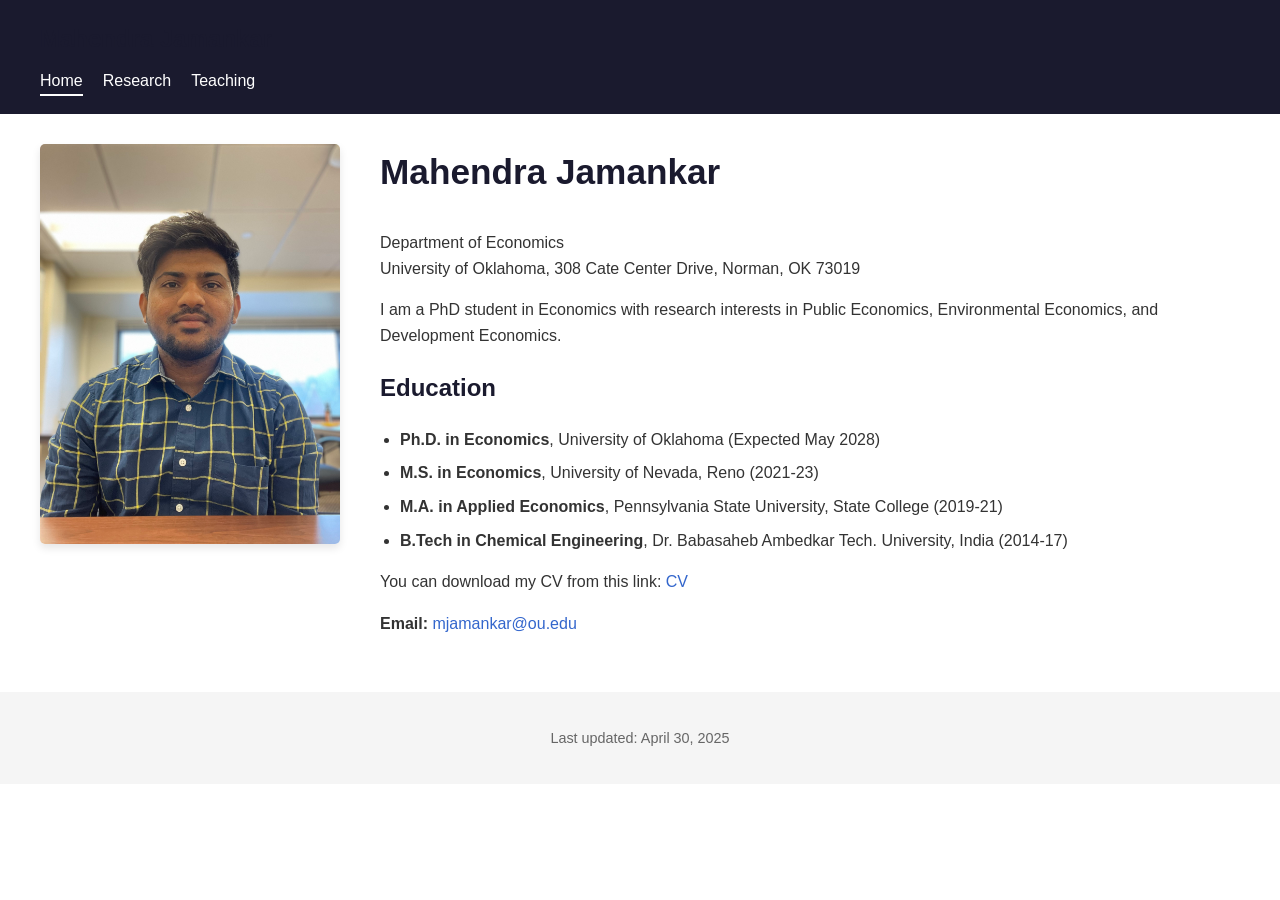
<file: index.html>
<!DOCTYPE html>
<html lang="en">
<head>
    <meta charset="UTF-8">
    <meta name="viewport" content="width=device-width, initial-scale=1.0">
    <title>Mahendra Jamankar - Economics PhD Student</title>
    <link rel="stylesheet" href="styles.css">
</head>
<body>
    <header>
        <div class="name-container">
            <h1>Mahendra Jamankar</h1>
        </div>
        <nav>
            <ul>
                <li><a href="index.html" class="active">Home</a></li>
                <li><a href="research.html">Research</a></li>
                <li><a href="teaching.html">Teaching</a></li>
            </ul>
        </nav>
    </header>

    <main>
        <div class="profile-container">
            <div class="profile-image">
                <!-- Add your photo here -->
                <img src="IMG_0871.jpeg" alt="Mahendra Jamankar">
            </div>
            <div class="profile-text">
                <h1>Mahendra Jamankar</h1>
                <p>Department of Economics<br>
                University of Oklahoma, 308 Cate Center Drive, Norman, OK 73019</p>
                
                <p>I am a PhD student in Economics with research interests in Public Economics, Environmental Economics, and Development Economics.</p>
                
                <h2>Education</h2>
                <ul>
                    <li><strong>Ph.D. in Economics</strong>, University of Oklahoma (Expected May 2028)</li>
                    <li><strong>M.S. in Economics</strong>, University of Nevada, Reno (2021-23)</li>
                    <li><strong>M.A. in Applied Economics</strong>, Pennsylvania State University, State College (2019-21)</li>
                    <li><strong>B.Tech in Chemical Engineering</strong>, Dr. Babasaheb Ambedkar Tech. University, India (2014-17)</li>
                </ul>
                
                <p>You can download my CV from this link: <a href="Mahendra_CV.pdf">CV</a></p>
                
                <p><strong>Email:</strong> <a href="mailto:mjamankar@ou.edu">mjamankar@ou.edu</a></p>
            </div>
        </div>
    </main>

    <footer>
        <p>Last updated: April 30, 2025</p>
    </footer>
</body>
</html>
</file>
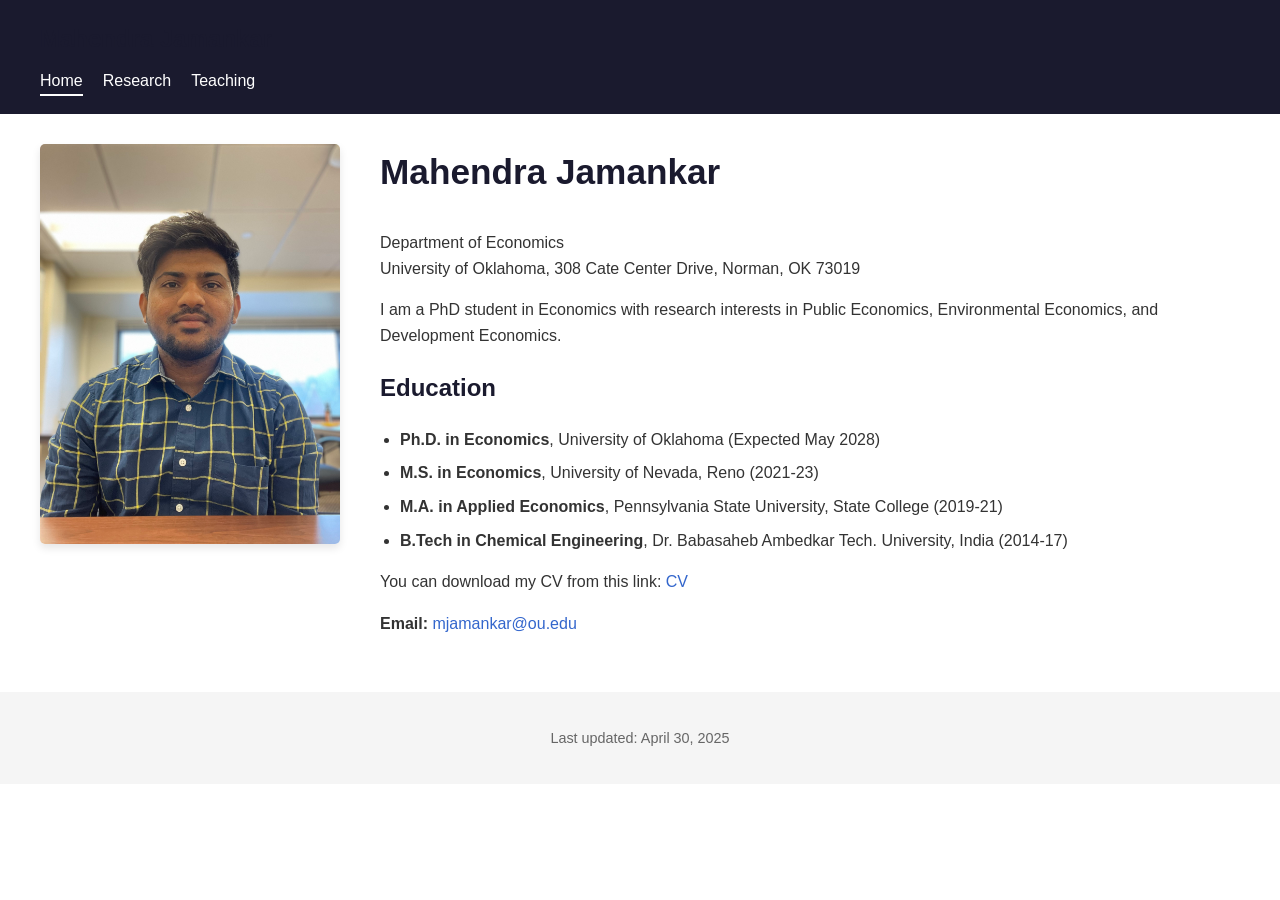
<file: homepage.html>
<!DOCTYPE html>
<html lang="en">
<head>
    <meta charset="UTF-8">
    <meta name="viewport" content="width=device-width, initial-scale=1.0">
    <title>Mahendra Jamankar - Economics PhD Student</title>
    <link rel="stylesheet" href="styles.css">
</head>
<body>
    <header>
        <div class="name-container">
            <h1>Mahendra Jamankar</h1>
        </div>
        <nav>
            <ul>
                <li><a href="index.html" class="active">Home</a></li>
                <li><a href="research.html">Research</a></li>
                <li><a href="teaching.html">Teaching</a></li>
            </ul>
        </nav>
    </header>

    <main>
        <div class="profile-container">
            <div class="profile-image">
                <!-- Add your photo here -->
                <img src="IMG_0871.jpeg" alt="Mahendra Jamankar">
            </div>
            <div class="profile-text">
                <h1>Mahendra Jamankar</h1>
                <p>Department of Economics<br>
                University of Oklahoma, 308 Cate Center Drive, Norman, OK 73019</p>
                
                <p>I am a PhD student in Economics with research interests in Public Economics, Environmental Economics, and Development Economics.</p>
                
                <h2>Education</h2>
                <ul>
                    <li><strong>Ph.D. in Economics</strong>, University of Oklahoma (Expected May 2028)</li>
                    <li><strong>M.S. in Economics</strong>, University of Nevada, Reno (2021-23)</li>
                    <li><strong>M.A. in Applied Economics</strong>, Pennsylvania State University, State College (2019-21)</li>
                    <li><strong>B.Tech in Chemical Engineering</strong>, Dr. Babasaheb Ambedkar Tech. University, India (2014-17)</li>
                </ul>
                
                <p>You can download my CV from this link: <a href="cv.pdf">CV</a></p>
                
                <p><strong>Email:</strong> <a href="mailto:mjamankar@ou.edu">mjamankar@ou.edu</a></p>
            </div>
        </div>
    </main>

    <footer>
        <p>Last updated: April 30, 2025</p>
    </footer>
</body>
</html>
</file>
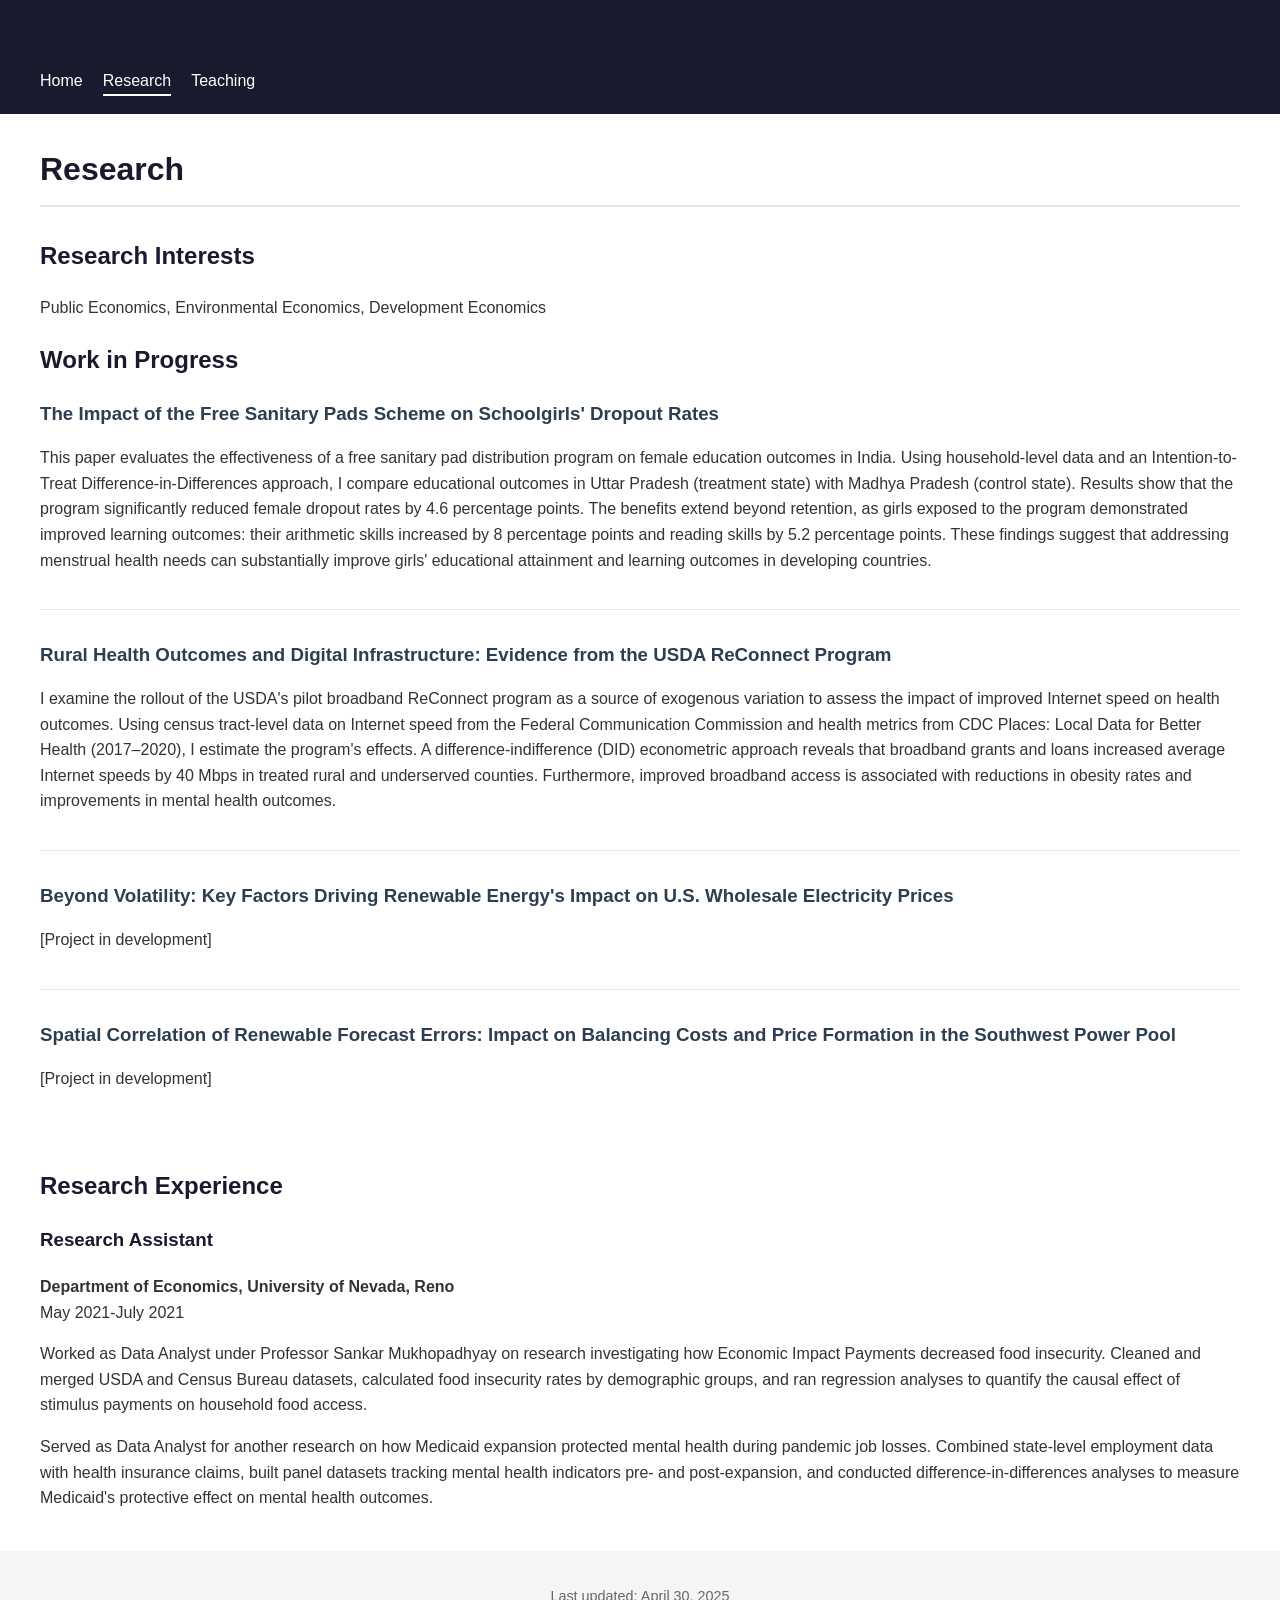
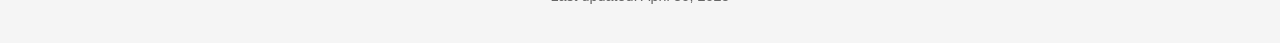
<file: research.html>
<!DOCTYPE html>
<html lang="en">
<head>
    <meta charset="UTF-8">
    <meta name="viewport" content="width=device-width, initial-scale=1.0">
    <title>Research - Mahendra Jamankar</title>
    <link rel="stylesheet" href="styles.css">
</head>
<body>
    <header>
        <div class="name-container">
            <h1>Mahendra Jamankar</h1>
        </div>
        <nav>
            <ul>
                <li><a href="index.html">Home</a></li>
                <li><a href="research.html" class="active">Research</a></li>
                <li><a href="teaching.html">Teaching</a></li>
            </ul>
        </nav>
    </header>

    <main>
        <h1>Research</h1>
        
        <section class="research-section">
            <h2>Research Interests</h2>
            <p>Public Economics, Environmental Economics, Development Economics</p>
            
            <h2>Work in Progress</h2>
            
            <div class="paper">
                <h3>The Impact of the Free Sanitary Pads Scheme on Schoolgirls' Dropout Rates</h3>
                <p>This paper evaluates the effectiveness of a free sanitary pad distribution program on female education outcomes in India. Using household-level data and an Intention-to-Treat Difference-in-Differences approach, I compare educational outcomes in Uttar Pradesh (treatment state) with Madhya Pradesh (control state). Results show that the program significantly reduced female dropout rates by 4.6 percentage points. The benefits extend beyond retention, as girls exposed to the program demonstrated improved learning outcomes: their arithmetic skills increased by 8 percentage points and reading skills by 5.2 percentage points. These findings suggest that addressing menstrual health needs can substantially improve girls' educational attainment and learning outcomes in developing countries.</p>
            </div>
            
            <div class="paper">
                <h3>Rural Health Outcomes and Digital Infrastructure: Evidence from the USDA ReConnect Program</h3>
                <p>I examine the rollout of the USDA's pilot broadband ReConnect program as a source of exogenous variation to assess the impact of improved Internet speed on health outcomes. Using census tract-level data on Internet speed from the Federal Communication Commission and health metrics from CDC Places: Local Data for Better Health (2017–2020), I estimate the program's effects. A difference-indifference (DID) econometric approach reveals that broadband grants and loans increased average Internet speeds by 40 Mbps in treated rural and underserved counties. Furthermore, improved broadband access is associated with reductions in obesity rates and improvements in mental health outcomes.</p>
            </div>
            
            <div class="paper">
                <h3>Beyond Volatility: Key Factors Driving Renewable Energy's Impact on U.S. Wholesale Electricity Prices</h3>
                <p>[Project in development]</p>
            </div>
            
            <div class="paper">
                <h3>Spatial Correlation of Renewable Forecast Errors: Impact on Balancing Costs and Price Formation in the Southwest Power Pool</h3>
                <p>[Project in development]</p>
            </div>
        </section>
        
        <section class="research-section">
            <h2>Research Experience</h2>
            
            <div class="experience">
                <h3>Research Assistant</h3>
                <p><strong>Department of Economics, University of Nevada, Reno</strong><br>May 2021-July 2021</p>
                <p>Worked as Data Analyst under Professor Sankar Mukhopadhyay on research investigating how Economic Impact Payments decreased food insecurity. Cleaned and merged USDA and Census Bureau datasets, calculated food insecurity rates by demographic groups, and ran regression analyses to quantify the causal effect of stimulus payments on household food access.</p>
                <p>Served as Data Analyst for another research on how Medicaid expansion protected mental health during pandemic job losses. Combined state-level employment data with health insurance claims, built panel datasets tracking mental health indicators pre- and post-expansion, and conducted difference-in-differences analyses to measure Medicaid's protective effect on mental health outcomes.</p>
            </div>
        </section>
    </main>

    <footer>
        <p>Last updated: April 30, 2025</p>
    </footer>
</body>
</html>
</file>
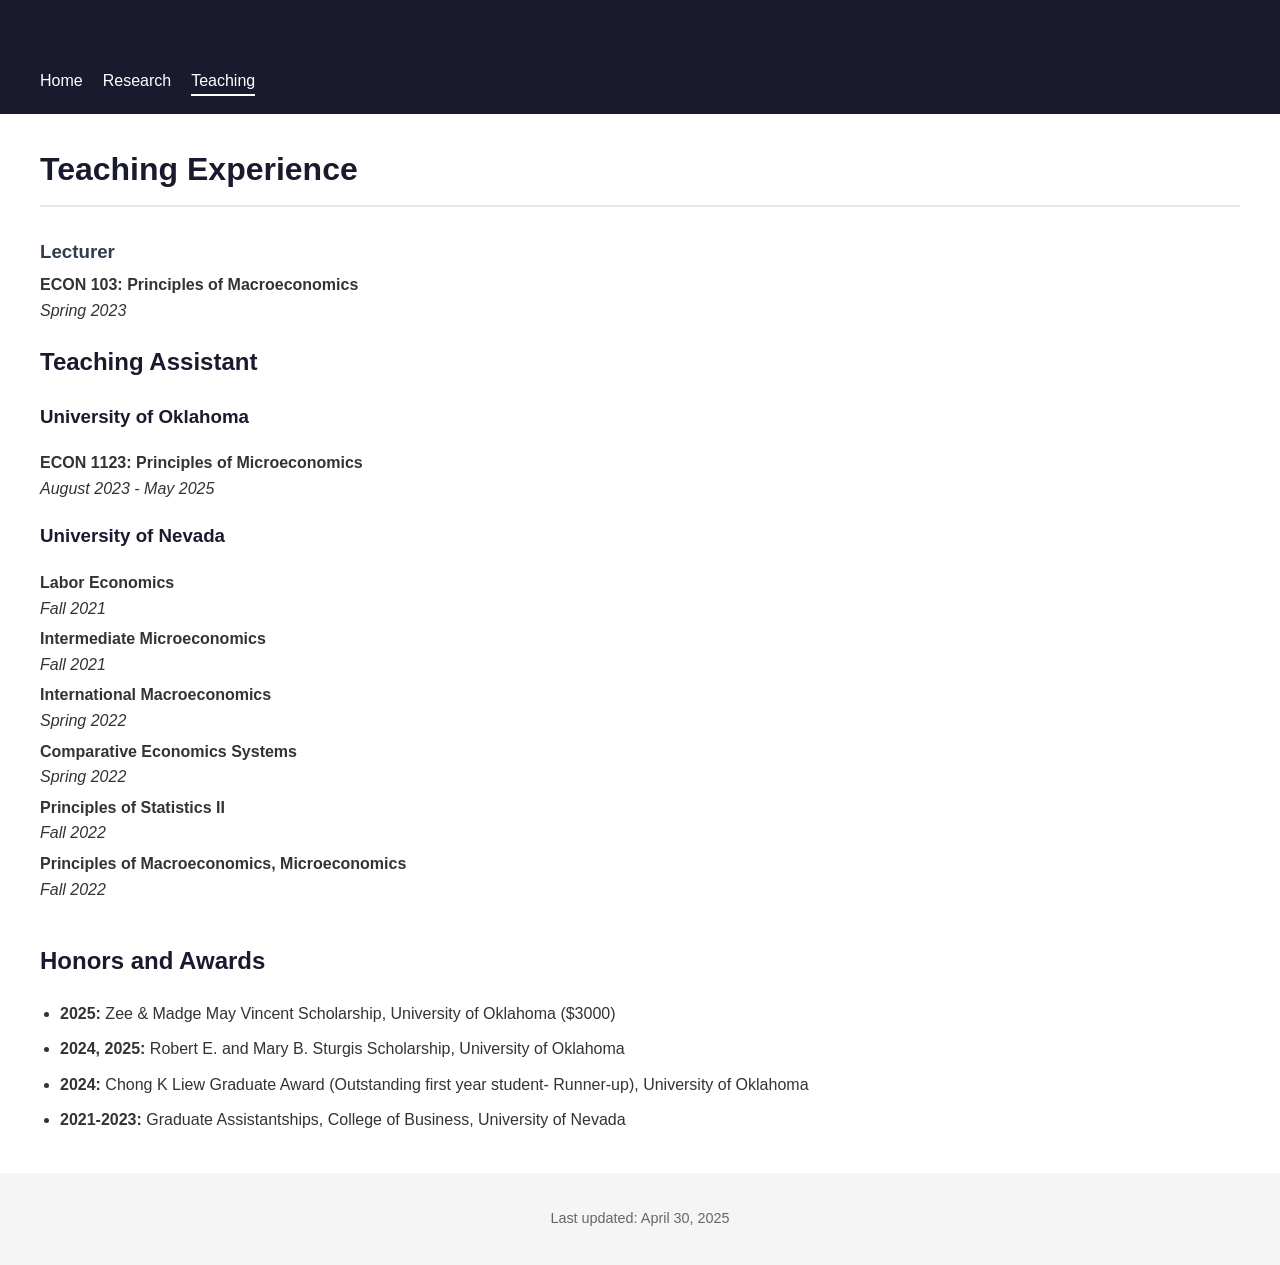
<file: teaching.html>
<!DOCTYPE html>
<html lang="en">
<head>
    <meta charset="UTF-8">
    <meta name="viewport" content="width=device-width, initial-scale=1.0">
    <title>Teaching - Mahendra Jamankar</title>
    <link rel="stylesheet" href="styles.css">
</head>
<body>
    <header>
        <div class="name-container">
            <h1>Mahendra Jamankar</h1>
        </div>
        <nav>
            <ul>
                <li><a href="index.html">Home</a></li>
                <li><a href="research.html">Research</a></li>
                <li><a href="teaching.html" class="active">Teaching</a></li>
            </ul>
        </nav>
    </header>

    <main>
        <h1>Teaching Experience</h1>
        
        <section class="teaching-section">
            <div class="course">
                <h3>Lecturer</h3>
                <p><strong>ECON 103: Principles of Macroeconomics</strong><br>
                <em>Spring 2023</em></p>
            </div>
            
            <h2>Teaching Assistant</h2>
            
            <h3>University of Oklahoma</h3>
            <div class="course">
                <p><strong>ECON 1123: Principles of Microeconomics</strong><br>
                <em>August 2023 - May 2025</em></p>
            </div>
            
            <h3>University of Nevada</h3>
            <div class="course">
                <p><strong>Labor Economics</strong><br>
                <em>Fall 2021</em></p>
                
                <p><strong>Intermediate Microeconomics</strong><br>
                <em>Fall 2021</em></p>
                
                <p><strong>International Macroeconomics</strong><br>
                <em>Spring 2022</em></p>
                
                <p><strong>Comparative Economics Systems</strong><br>
                <em>Spring 2022</em></p>
                
                <p><strong>Principles of Statistics II</strong><br>
                <em>Fall 2022</em></p>
                
                <p><strong>Principles of Macroeconomics, Microeconomics</strong><br>
                <em>Fall 2022</em></p>
            </div>
        </section>
        
        <section class="honors-section">
            <h2>Honors and Awards</h2>
            <ul>
                <li><strong>2025:</strong> Zee & Madge May Vincent Scholarship, University of Oklahoma ($3000)</li>
                <li><strong>2024, 2025:</strong> Robert E. and Mary B. Sturgis Scholarship, University of Oklahoma</li>
                <li><strong>2024:</strong> Chong K Liew Graduate Award (Outstanding first year student- Runner-up), University of Oklahoma</li>
                <li><strong>2021-2023:</strong> Graduate Assistantships, College of Business, University of Nevada</li>
            </ul>
        </section>
    </main>

    <footer>
        <p>Last updated: April 30, 2025</p>
    </footer>
</body>
</html>
</file>
<file: styles.css>
/* General styling */
body {
    font-family: -apple-system, BlinkMacSystemFont, "Segoe UI", Roboto, Oxygen, Ubuntu, Cantarell, "Open Sans", "Helvetica Neue", sans-serif;
    margin: 0;
    padding: 0;
    line-height: 1.6;
    color: #333;
}

/* Header styling */
header {
    background-color: #1a1a2e;
    color: white;
    padding: 20px 0;
}

.name-container {
    max-width: 1200px;
    margin: 0 auto;
    padding: 0 20px;
}

.name-container h1 {
    margin: 0;
    font-size: 1.5rem;
}

nav {
    max-width: 1200px;
    margin: 0 auto;
    padding: 10px 20px 0;
}

nav ul {
    margin: 0;
    padding: 0;
    list-style: none;
    display: flex;
}

nav li {
    margin-right: 20px;
}

nav a {
    color: white;
    text-decoration: none;
    font-weight: 500;
    padding-bottom: 5px;
}

nav a.active, nav a:hover {
    border-bottom: 2px solid white;
}

/* Main content styling */
main {
    max-width: 1200px;
    margin: 30px auto;
    padding: 0 20px;
}

h1, h2, h3 {
    color: #1a1a2e;
}

main h1 {
    border-bottom: 2px solid #e6e6e6;
    padding-bottom: 10px;
    margin-bottom: 30px;
}

/* Profile section styling */
.profile-container {
    display: flex;
    gap: 40px;
    margin-top: 20px;
}

.profile-image {
    flex: 0 0 300px;
}

.profile-image img {
    max-width: 100%;
    border-radius: 5px;
    box-shadow: 0 4px 8px rgba(0, 0, 0, 0.1);
}

.profile-text {
    flex: 1;
}

.profile-text h1 {
    margin-top: 0;
    margin-bottom: 20px;
    border-bottom: none;
    font-size: 2.2rem;
}

.profile-text ul {
    padding-left: 20px;
}

.profile-text li {
    margin-bottom: 8px;
}

/* Research styling */
.research-section {
    margin-bottom: 40px;
}

.paper {
    margin-bottom: 30px;
    padding-bottom: 20px;
    border-bottom: 1px solid #e6e6e6;
}

.paper h3 {
    margin-bottom: 10px;
    color: #2c3e50;
}

.paper:last-child {
    border-bottom: none;
}

/* Teaching styling */
.teaching-section {
    margin-bottom: 40px;
}

.course {
    margin-bottom: 20px;
}

.course h3 {
    margin-bottom: 5px;
    color: #2c3e50;
}

.course p {
    margin: 5px 0;
}

/* Honors section */
.honors-section ul {
    padding-left: 20px;
}

.honors-section li {
    margin-bottom: 10px;
}

/* Footer styling */
footer {
    text-align: center;
    padding: 20px;
    background-color: #f5f5f5;
    color: #666;
    font-size: 0.9rem;
    margin-top: 40px;
}

/* Links */
a {
    color: #3366cc;
    text-decoration: none;
}

a:hover {
    text-decoration: underline;
}

/* Responsive design */
@media (max-width: 768px) {
    .profile-container {
        flex-direction: column;
    }
    
    .profile-image {
        flex: 0 0 auto;
        max-width: 250px;
        margin: 0 auto 20px;
    }
    
    nav ul {
        flex-direction: column;
    }
    
    nav li {
        margin-right: 0;
        margin-bottom: 10px;
    }
}
</file>
